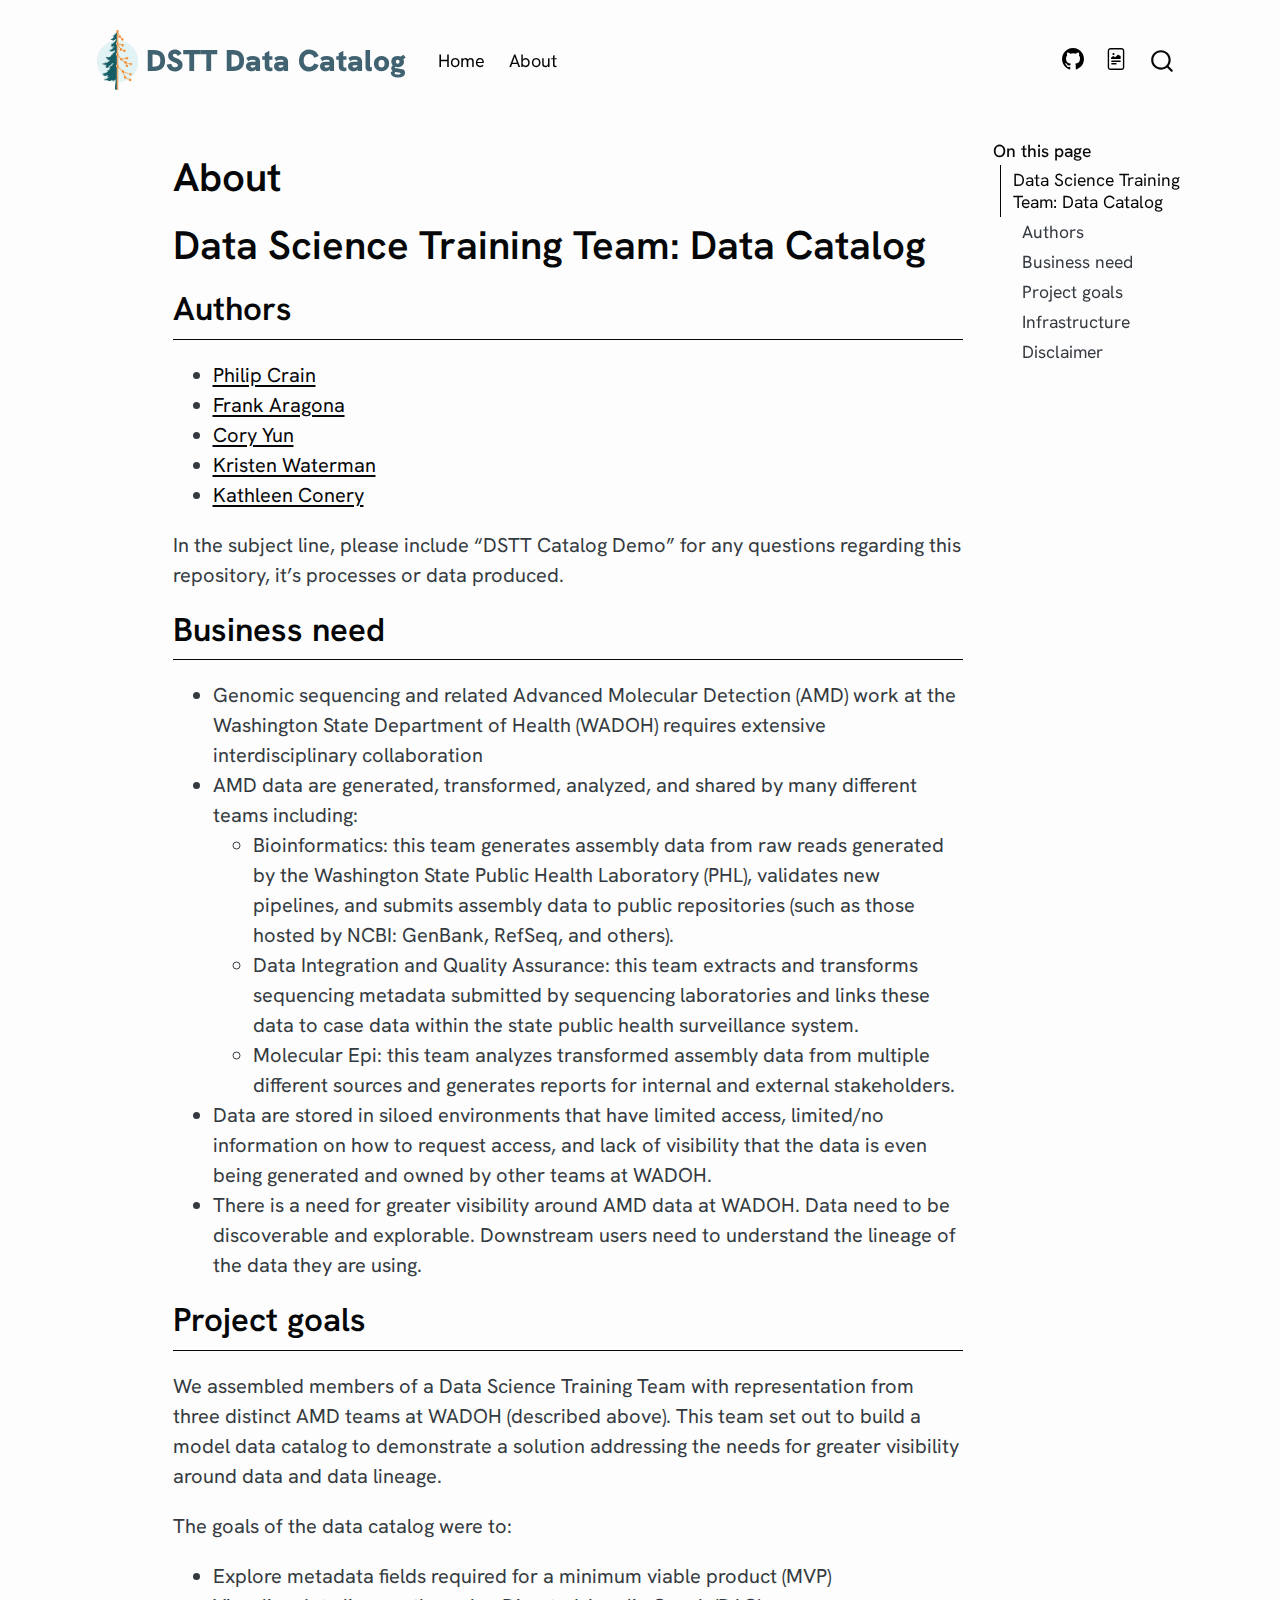
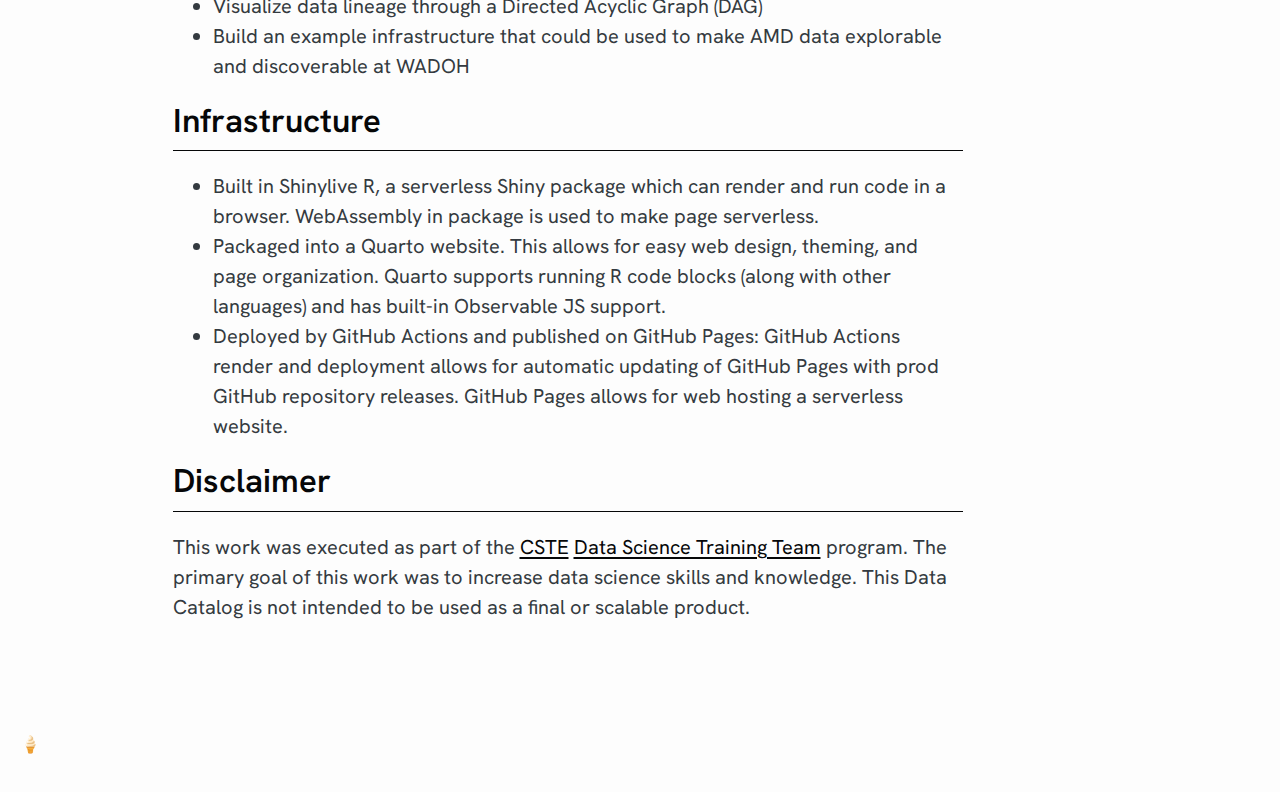
<file: about.html>
<!DOCTYPE html>
<html xmlns="http://www.w3.org/1999/xhtml" lang="en" xml:lang="en"><head>

<meta charset="utf-8">
<meta name="generator" content="quarto-1.6.39">

<meta name="viewport" content="width=device-width, initial-scale=1.0, user-scalable=yes">


<title>About – DSTT Data Catalog</title>
<style>
code{white-space: pre-wrap;}
span.smallcaps{font-variant: small-caps;}
div.columns{display: flex; gap: min(4vw, 1.5em);}
div.column{flex: auto; overflow-x: auto;}
div.hanging-indent{margin-left: 1.5em; text-indent: -1.5em;}
ul.task-list{list-style: none;}
ul.task-list li input[type="checkbox"] {
  width: 0.8em;
  margin: 0 0.8em 0.2em -1em; /* quarto-specific, see https://github.com/quarto-dev/quarto-cli/issues/4556 */ 
  vertical-align: middle;
}
</style>


<script src="site_libs/quarto-nav/quarto-nav.js"></script>
<script src="site_libs/quarto-nav/headroom.min.js"></script>
<script src="site_libs/clipboard/clipboard.min.js"></script>
<script src="site_libs/quarto-search/autocomplete.umd.js"></script>
<script src="site_libs/quarto-search/fuse.min.js"></script>
<script src="site_libs/quarto-search/quarto-search.js"></script>
<meta name="quarto:offset" content="./">
<script src="site_libs/quarto-html/quarto.js"></script>
<script src="site_libs/quarto-html/popper.min.js"></script>
<script src="site_libs/quarto-html/tippy.umd.min.js"></script>
<script src="site_libs/quarto-html/anchor.min.js"></script>
<link href="site_libs/quarto-html/tippy.css" rel="stylesheet">
<link href="site_libs/quarto-html/quarto-syntax-highlighting-ff9192afc05e137288b20e4a6f267c29.css" rel="stylesheet" id="quarto-text-highlighting-styles">
<script src="site_libs/bootstrap/bootstrap.min.js"></script>
<link href="site_libs/bootstrap/bootstrap-icons.css" rel="stylesheet">
<link href="site_libs/bootstrap/bootstrap-260b15441824d84326b9f70f4f845c19.min.css" rel="stylesheet" append-hash="true" id="quarto-bootstrap" data-mode="light">
<script id="quarto-search-options" type="application/json">{
  "location": "navbar",
  "copy-button": false,
  "collapse-after": 3,
  "panel-placement": "end",
  "type": "overlay",
  "limit": 50,
  "keyboard-shortcut": [
    "f",
    "/",
    "s"
  ],
  "show-item-context": false,
  "language": {
    "search-no-results-text": "No results",
    "search-matching-documents-text": "matching documents",
    "search-copy-link-title": "Copy link to search",
    "search-hide-matches-text": "Hide additional matches",
    "search-more-match-text": "more match in this document",
    "search-more-matches-text": "more matches in this document",
    "search-clear-button-title": "Clear",
    "search-text-placeholder": "",
    "search-detached-cancel-button-title": "Cancel",
    "search-submit-button-title": "Submit",
    "search-label": "Search"
  }
}</script>


</head>

<body class="nav-fixed">

<div id="quarto-search-results"></div>
  <header id="quarto-header" class="headroom fixed-top">
    <nav class="navbar navbar-expand-lg " data-bs-theme="dark">
      <div class="navbar-container container-fluid">
      <div class="navbar-brand-container mx-auto">
    <a href="./index.html" class="navbar-brand navbar-brand-logo">
    <img src="./assets/nwpage_tree_logo.png" alt="" class="navbar-logo">
    </a>
    <a class="navbar-brand" href="./index.html">
    <span class="navbar-title">DSTT Data Catalog</span>
    </a>
  </div>
            <div id="quarto-search" class="" title="Search"></div>
          <button class="navbar-toggler" type="button" data-bs-toggle="collapse" data-bs-target="#navbarCollapse" aria-controls="navbarCollapse" role="menu" aria-expanded="false" aria-label="Toggle navigation" onclick="if (window.quartoToggleHeadroom) { window.quartoToggleHeadroom(); }">
  <span class="navbar-toggler-icon"></span>
</button>
          <div class="collapse navbar-collapse" id="navbarCollapse">
            <ul class="navbar-nav navbar-nav-scroll me-auto">
  <li class="nav-item">
    <a class="nav-link" href="./index.html"> 
<span class="menu-text">Home</span></a>
  </li>  
  <li class="nav-item">
    <a class="nav-link active" href="./about.html" aria-current="page"> 
<span class="menu-text">About</span></a>
  </li>  
</ul>
            <ul class="navbar-nav navbar-nav-scroll ms-auto">
  <li class="nav-item compact">
    <a class="nav-link" href="https://github.com/NW-PaGe/dstt_catalog_demo/"> <i class="bi bi-github" role="img" aria-label="GitHub">
</i> 
<span class="menu-text"></span></a>
  </li>  
  <li class="nav-item compact">
    <a class="nav-link" href="https://nwpage.org/"> <i class="bi bi-file-richtext" role="img" aria-label="NW-PaGe">
</i> 
<span class="menu-text"></span></a>
  </li>  
</ul>
          </div> <!-- /navcollapse -->
            <div class="quarto-navbar-tools">
</div>
      </div> <!-- /container-fluid -->
    </nav>
</header>
<!-- content -->
<div id="quarto-content" class="quarto-container page-columns page-rows-contents page-layout-article page-navbar">
<!-- sidebar -->
<!-- margin-sidebar -->
    <div id="quarto-margin-sidebar" class="sidebar margin-sidebar">
        <nav id="TOC" role="doc-toc" class="toc-active">
    <h2 id="toc-title">On this page</h2>
   
  <ul>
  <li><a href="#data-science-training-team-data-catalog" id="toc-data-science-training-team-data-catalog" class="nav-link active" data-scroll-target="#data-science-training-team-data-catalog">Data Science Training Team: Data Catalog</a>
  <ul class="collapse">
  <li><a href="#authors" id="toc-authors" class="nav-link" data-scroll-target="#authors">Authors</a></li>
  <li><a href="#business-need" id="toc-business-need" class="nav-link" data-scroll-target="#business-need">Business need</a></li>
  <li><a href="#project-goals" id="toc-project-goals" class="nav-link" data-scroll-target="#project-goals">Project goals</a></li>
  <li><a href="#infrastructure" id="toc-infrastructure" class="nav-link" data-scroll-target="#infrastructure">Infrastructure</a></li>
  <li><a href="#disclaimer" id="toc-disclaimer" class="nav-link" data-scroll-target="#disclaimer">Disclaimer</a></li>
  </ul></li>
  </ul>
</nav>
    </div>
<!-- main -->
<main class="content" id="quarto-document-content">

<header id="title-block-header" class="quarto-title-block default">
<div class="quarto-title">
<h1 class="title">About</h1>
</div>



<div class="quarto-title-meta">

    
  
    
  </div>
  


</header>


<section id="data-science-training-team-data-catalog" class="level1">
<h1>Data Science Training Team: Data Catalog</h1>
<section id="authors" class="level2">
<h2 class="anchored" data-anchor-id="authors">Authors</h2>
<ul>
<li><a href="mailto:philip.crain@doh.wa.gov?subject=%5BDSTT%20Catalog%20Demo%5D">Philip Crain</a></li>
<li><a href="mailto:frank.aragona@doh.wa.gov?subject=%5BDSTT%20Catalog%20Demo%5D">Frank Aragona</a></li>
<li><a href="mailto:cory.yun@doh.wa.gov?subject=%5BDSTT%20Catalog%20Demo%5D">Cory Yun</a></li>
<li><a href="mailto:kristen.waterman@doh.wa.gov?subject=%5BDSTT%20Catalog%20Demo%5D">Kristen Waterman</a></li>
<li><a href="mailto:kathleen.conery@doh.wa.gov?subject=%5BDSTT%20Catalog%20Demo%5D">Kathleen Conery</a></li>
</ul>
<p>In the subject line, please include “DSTT Catalog Demo” for any questions regarding this repository, it’s processes or data produced.</p>
</section>
<section id="business-need" class="level2">
<h2 class="anchored" data-anchor-id="business-need">Business need</h2>
<ul>
<li>Genomic sequencing and related Advanced Molecular Detection (AMD) work at the Washington State Department of Health (WADOH) requires extensive interdisciplinary collaboration</li>
<li>AMD data are generated, transformed, analyzed, and shared by many different teams including:
<ul>
<li>Bioinformatics: this team generates assembly data from raw reads generated by the Washington State Public Health Laboratory (PHL), validates new pipelines, and submits assembly data to public repositories (such as those hosted by NCBI: GenBank, RefSeq, and others).</li>
<li>Data Integration and Quality Assurance: this team extracts and transforms sequencing metadata submitted by sequencing laboratories and links these data to case data within the state public health surveillance system.</li>
<li>Molecular Epi: this team analyzes transformed assembly data from multiple different sources and generates reports for internal and external stakeholders.</li>
</ul></li>
<li>Data are stored in siloed environments that have limited access, limited/no information on how to request access, and lack of visibility that the data is even being generated and owned by other teams at WADOH.</li>
<li>There is a need for greater visibility around AMD data at WADOH. Data need to be discoverable and explorable. Downstream users need to understand the lineage of the data they are using.</li>
</ul>
</section>
<section id="project-goals" class="level2">
<h2 class="anchored" data-anchor-id="project-goals">Project goals</h2>
<p>We assembled members of a Data Science Training Team with representation from three distinct AMD teams at WADOH (described above). This team set out to build a model data catalog to demonstrate a solution addressing the needs for greater visibility around data and data lineage.</p>
<p>The goals of the data catalog were to:</p>
<ul>
<li>Explore metadata fields required for a minimum viable product (MVP)</li>
<li>Visualize data lineage through a Directed Acyclic Graph (DAG)</li>
<li>Build an example infrastructure that could be used to make AMD data explorable and discoverable at WADOH</li>
</ul>
</section>
<section id="infrastructure" class="level2">
<h2 class="anchored" data-anchor-id="infrastructure">Infrastructure</h2>
<ul>
<li>Built in Shinylive R, a serverless Shiny package which can render and run code in a browser. WebAssembly in package is used to make page serverless.</li>
<li>Packaged into a Quarto website. This allows for easy web design, theming, and page organization. Quarto supports running R code blocks (along with other languages) and has built-in Observable JS support.</li>
<li>Deployed by GitHub Actions and published on GitHub Pages: GitHub Actions render and deployment allows for automatic updating of GitHub Pages with prod GitHub repository releases. GitHub Pages allows for web hosting a serverless website.</li>
</ul>
</section>
<section id="disclaimer" class="level2">
<h2 class="anchored" data-anchor-id="disclaimer">Disclaimer</h2>
<p>This work was executed as part of the <a href="https://www.cste.org/">CSTE</a> <a href="https://www.cste.org/page/dstt-webpage">Data Science Training Team</a> program. The primary goal of this work was to increase data science skills and knowledge. This Data Catalog is not intended to be used as a final or scalable product.</p>


</section>
</section>

</main> <!-- /main -->
<script id="quarto-html-after-body" type="application/javascript">
window.document.addEventListener("DOMContentLoaded", function (event) {
  const toggleBodyColorMode = (bsSheetEl) => {
    const mode = bsSheetEl.getAttribute("data-mode");
    const bodyEl = window.document.querySelector("body");
    if (mode === "dark") {
      bodyEl.classList.add("quarto-dark");
      bodyEl.classList.remove("quarto-light");
    } else {
      bodyEl.classList.add("quarto-light");
      bodyEl.classList.remove("quarto-dark");
    }
  }
  const toggleBodyColorPrimary = () => {
    const bsSheetEl = window.document.querySelector("link#quarto-bootstrap");
    if (bsSheetEl) {
      toggleBodyColorMode(bsSheetEl);
    }
  }
  toggleBodyColorPrimary();  
  const icon = "";
  const anchorJS = new window.AnchorJS();
  anchorJS.options = {
    placement: 'right',
    icon: icon
  };
  anchorJS.add('.anchored');
  const isCodeAnnotation = (el) => {
    for (const clz of el.classList) {
      if (clz.startsWith('code-annotation-')) {                     
        return true;
      }
    }
    return false;
  }
  const onCopySuccess = function(e) {
    // button target
    const button = e.trigger;
    // don't keep focus
    button.blur();
    // flash "checked"
    button.classList.add('code-copy-button-checked');
    var currentTitle = button.getAttribute("title");
    button.setAttribute("title", "Copied!");
    let tooltip;
    if (window.bootstrap) {
      button.setAttribute("data-bs-toggle", "tooltip");
      button.setAttribute("data-bs-placement", "left");
      button.setAttribute("data-bs-title", "Copied!");
      tooltip = new bootstrap.Tooltip(button, 
        { trigger: "manual", 
          customClass: "code-copy-button-tooltip",
          offset: [0, -8]});
      tooltip.show();    
    }
    setTimeout(function() {
      if (tooltip) {
        tooltip.hide();
        button.removeAttribute("data-bs-title");
        button.removeAttribute("data-bs-toggle");
        button.removeAttribute("data-bs-placement");
      }
      button.setAttribute("title", currentTitle);
      button.classList.remove('code-copy-button-checked');
    }, 1000);
    // clear code selection
    e.clearSelection();
  }
  const getTextToCopy = function(trigger) {
      const codeEl = trigger.previousElementSibling.cloneNode(true);
      for (const childEl of codeEl.children) {
        if (isCodeAnnotation(childEl)) {
          childEl.remove();
        }
      }
      return codeEl.innerText;
  }
  const clipboard = new window.ClipboardJS('.code-copy-button:not([data-in-quarto-modal])', {
    text: getTextToCopy
  });
  clipboard.on('success', onCopySuccess);
  if (window.document.getElementById('quarto-embedded-source-code-modal')) {
    const clipboardModal = new window.ClipboardJS('.code-copy-button[data-in-quarto-modal]', {
      text: getTextToCopy,
      container: window.document.getElementById('quarto-embedded-source-code-modal')
    });
    clipboardModal.on('success', onCopySuccess);
  }
    var localhostRegex = new RegExp(/^(?:http|https):\/\/localhost\:?[0-9]*\//);
    var mailtoRegex = new RegExp(/^mailto:/);
      var filterRegex = new RegExp("https:\/\/NW-PaGe\.github\.io\/dstt_catalog_demo\/");
    var isInternal = (href) => {
        return filterRegex.test(href) || localhostRegex.test(href) || mailtoRegex.test(href);
    }
    // Inspect non-navigation links and adorn them if external
 	var links = window.document.querySelectorAll('a[href]:not(.nav-link):not(.navbar-brand):not(.toc-action):not(.sidebar-link):not(.sidebar-item-toggle):not(.pagination-link):not(.no-external):not([aria-hidden]):not(.dropdown-item):not(.quarto-navigation-tool):not(.about-link)');
    for (var i=0; i<links.length; i++) {
      const link = links[i];
      if (!isInternal(link.href)) {
        // undo the damage that might have been done by quarto-nav.js in the case of
        // links that we want to consider external
        if (link.dataset.originalHref !== undefined) {
          link.href = link.dataset.originalHref;
        }
      }
    }
  function tippyHover(el, contentFn, onTriggerFn, onUntriggerFn) {
    const config = {
      allowHTML: true,
      maxWidth: 500,
      delay: 100,
      arrow: false,
      appendTo: function(el) {
          return el.parentElement;
      },
      interactive: true,
      interactiveBorder: 10,
      theme: 'quarto',
      placement: 'bottom-start',
    };
    if (contentFn) {
      config.content = contentFn;
    }
    if (onTriggerFn) {
      config.onTrigger = onTriggerFn;
    }
    if (onUntriggerFn) {
      config.onUntrigger = onUntriggerFn;
    }
    window.tippy(el, config); 
  }
  const noterefs = window.document.querySelectorAll('a[role="doc-noteref"]');
  for (var i=0; i<noterefs.length; i++) {
    const ref = noterefs[i];
    tippyHover(ref, function() {
      // use id or data attribute instead here
      let href = ref.getAttribute('data-footnote-href') || ref.getAttribute('href');
      try { href = new URL(href).hash; } catch {}
      const id = href.replace(/^#\/?/, "");
      const note = window.document.getElementById(id);
      if (note) {
        return note.innerHTML;
      } else {
        return "";
      }
    });
  }
  const xrefs = window.document.querySelectorAll('a.quarto-xref');
  const processXRef = (id, note) => {
    // Strip column container classes
    const stripColumnClz = (el) => {
      el.classList.remove("page-full", "page-columns");
      if (el.children) {
        for (const child of el.children) {
          stripColumnClz(child);
        }
      }
    }
    stripColumnClz(note)
    if (id === null || id.startsWith('sec-')) {
      // Special case sections, only their first couple elements
      const container = document.createElement("div");
      if (note.children && note.children.length > 2) {
        container.appendChild(note.children[0].cloneNode(true));
        for (let i = 1; i < note.children.length; i++) {
          const child = note.children[i];
          if (child.tagName === "P" && child.innerText === "") {
            continue;
          } else {
            container.appendChild(child.cloneNode(true));
            break;
          }
        }
        if (window.Quarto?.typesetMath) {
          window.Quarto.typesetMath(container);
        }
        return container.innerHTML
      } else {
        if (window.Quarto?.typesetMath) {
          window.Quarto.typesetMath(note);
        }
        return note.innerHTML;
      }
    } else {
      // Remove any anchor links if they are present
      const anchorLink = note.querySelector('a.anchorjs-link');
      if (anchorLink) {
        anchorLink.remove();
      }
      if (window.Quarto?.typesetMath) {
        window.Quarto.typesetMath(note);
      }
      if (note.classList.contains("callout")) {
        return note.outerHTML;
      } else {
        return note.innerHTML;
      }
    }
  }
  for (var i=0; i<xrefs.length; i++) {
    const xref = xrefs[i];
    tippyHover(xref, undefined, function(instance) {
      instance.disable();
      let url = xref.getAttribute('href');
      let hash = undefined; 
      if (url.startsWith('#')) {
        hash = url;
      } else {
        try { hash = new URL(url).hash; } catch {}
      }
      if (hash) {
        const id = hash.replace(/^#\/?/, "");
        const note = window.document.getElementById(id);
        if (note !== null) {
          try {
            const html = processXRef(id, note.cloneNode(true));
            instance.setContent(html);
          } finally {
            instance.enable();
            instance.show();
          }
        } else {
          // See if we can fetch this
          fetch(url.split('#')[0])
          .then(res => res.text())
          .then(html => {
            const parser = new DOMParser();
            const htmlDoc = parser.parseFromString(html, "text/html");
            const note = htmlDoc.getElementById(id);
            if (note !== null) {
              const html = processXRef(id, note);
              instance.setContent(html);
            } 
          }).finally(() => {
            instance.enable();
            instance.show();
          });
        }
      } else {
        // See if we can fetch a full url (with no hash to target)
        // This is a special case and we should probably do some content thinning / targeting
        fetch(url)
        .then(res => res.text())
        .then(html => {
          const parser = new DOMParser();
          const htmlDoc = parser.parseFromString(html, "text/html");
          const note = htmlDoc.querySelector('main.content');
          if (note !== null) {
            // This should only happen for chapter cross references
            // (since there is no id in the URL)
            // remove the first header
            if (note.children.length > 0 && note.children[0].tagName === "HEADER") {
              note.children[0].remove();
            }
            const html = processXRef(null, note);
            instance.setContent(html);
          } 
        }).finally(() => {
          instance.enable();
          instance.show();
        });
      }
    }, function(instance) {
    });
  }
      let selectedAnnoteEl;
      const selectorForAnnotation = ( cell, annotation) => {
        let cellAttr = 'data-code-cell="' + cell + '"';
        let lineAttr = 'data-code-annotation="' +  annotation + '"';
        const selector = 'span[' + cellAttr + '][' + lineAttr + ']';
        return selector;
      }
      const selectCodeLines = (annoteEl) => {
        const doc = window.document;
        const targetCell = annoteEl.getAttribute("data-target-cell");
        const targetAnnotation = annoteEl.getAttribute("data-target-annotation");
        const annoteSpan = window.document.querySelector(selectorForAnnotation(targetCell, targetAnnotation));
        const lines = annoteSpan.getAttribute("data-code-lines").split(",");
        const lineIds = lines.map((line) => {
          return targetCell + "-" + line;
        })
        let top = null;
        let height = null;
        let parent = null;
        if (lineIds.length > 0) {
            //compute the position of the single el (top and bottom and make a div)
            const el = window.document.getElementById(lineIds[0]);
            top = el.offsetTop;
            height = el.offsetHeight;
            parent = el.parentElement.parentElement;
          if (lineIds.length > 1) {
            const lastEl = window.document.getElementById(lineIds[lineIds.length - 1]);
            const bottom = lastEl.offsetTop + lastEl.offsetHeight;
            height = bottom - top;
          }
          if (top !== null && height !== null && parent !== null) {
            // cook up a div (if necessary) and position it 
            let div = window.document.getElementById("code-annotation-line-highlight");
            if (div === null) {
              div = window.document.createElement("div");
              div.setAttribute("id", "code-annotation-line-highlight");
              div.style.position = 'absolute';
              parent.appendChild(div);
            }
            div.style.top = top - 2 + "px";
            div.style.height = height + 4 + "px";
            div.style.left = 0;
            let gutterDiv = window.document.getElementById("code-annotation-line-highlight-gutter");
            if (gutterDiv === null) {
              gutterDiv = window.document.createElement("div");
              gutterDiv.setAttribute("id", "code-annotation-line-highlight-gutter");
              gutterDiv.style.position = 'absolute';
              const codeCell = window.document.getElementById(targetCell);
              const gutter = codeCell.querySelector('.code-annotation-gutter');
              gutter.appendChild(gutterDiv);
            }
            gutterDiv.style.top = top - 2 + "px";
            gutterDiv.style.height = height + 4 + "px";
          }
          selectedAnnoteEl = annoteEl;
        }
      };
      const unselectCodeLines = () => {
        const elementsIds = ["code-annotation-line-highlight", "code-annotation-line-highlight-gutter"];
        elementsIds.forEach((elId) => {
          const div = window.document.getElementById(elId);
          if (div) {
            div.remove();
          }
        });
        selectedAnnoteEl = undefined;
      };
        // Handle positioning of the toggle
    window.addEventListener(
      "resize",
      throttle(() => {
        elRect = undefined;
        if (selectedAnnoteEl) {
          selectCodeLines(selectedAnnoteEl);
        }
      }, 10)
    );
    function throttle(fn, ms) {
    let throttle = false;
    let timer;
      return (...args) => {
        if(!throttle) { // first call gets through
            fn.apply(this, args);
            throttle = true;
        } else { // all the others get throttled
            if(timer) clearTimeout(timer); // cancel #2
            timer = setTimeout(() => {
              fn.apply(this, args);
              timer = throttle = false;
            }, ms);
        }
      };
    }
      // Attach click handler to the DT
      const annoteDls = window.document.querySelectorAll('dt[data-target-cell]');
      for (const annoteDlNode of annoteDls) {
        annoteDlNode.addEventListener('click', (event) => {
          const clickedEl = event.target;
          if (clickedEl !== selectedAnnoteEl) {
            unselectCodeLines();
            const activeEl = window.document.querySelector('dt[data-target-cell].code-annotation-active');
            if (activeEl) {
              activeEl.classList.remove('code-annotation-active');
            }
            selectCodeLines(clickedEl);
            clickedEl.classList.add('code-annotation-active');
          } else {
            // Unselect the line
            unselectCodeLines();
            clickedEl.classList.remove('code-annotation-active');
          }
        });
      }
  const findCites = (el) => {
    const parentEl = el.parentElement;
    if (parentEl) {
      const cites = parentEl.dataset.cites;
      if (cites) {
        return {
          el,
          cites: cites.split(' ')
        };
      } else {
        return findCites(el.parentElement)
      }
    } else {
      return undefined;
    }
  };
  var bibliorefs = window.document.querySelectorAll('a[role="doc-biblioref"]');
  for (var i=0; i<bibliorefs.length; i++) {
    const ref = bibliorefs[i];
    const citeInfo = findCites(ref);
    if (citeInfo) {
      tippyHover(citeInfo.el, function() {
        var popup = window.document.createElement('div');
        citeInfo.cites.forEach(function(cite) {
          var citeDiv = window.document.createElement('div');
          citeDiv.classList.add('hanging-indent');
          citeDiv.classList.add('csl-entry');
          var biblioDiv = window.document.getElementById('ref-' + cite);
          if (biblioDiv) {
            citeDiv.innerHTML = biblioDiv.innerHTML;
          }
          popup.appendChild(citeDiv);
        });
        return popup.innerHTML;
      });
    }
  }
});
</script>
</div> <!-- /content -->
<footer class="footer">
  <div class="nav-footer">
    <div class="nav-footer-left">
<p>🍦</p>
</div>   
    <div class="nav-footer-center">
      &nbsp;
    </div>
    <div class="nav-footer-right">
      &nbsp;
    </div>
  </div>
</footer>




</body></html>
</file>
<file: site_libs/quarto-html/tippy.css>
.tippy-box[data-animation=fade][data-state=hidden]{opacity:0}[data-tippy-root]{max-width:calc(100vw - 10px)}.tippy-box{position:relative;background-color:#333;color:#fff;border-radius:4px;font-size:14px;line-height:1.4;white-space:normal;outline:0;transition-property:transform,visibility,opacity}.tippy-box[data-placement^=top]>.tippy-arrow{bottom:0}.tippy-box[data-placement^=top]>.tippy-arrow:before{bottom:-7px;left:0;border-width:8px 8px 0;border-top-color:initial;transform-origin:center top}.tippy-box[data-placement^=bottom]>.tippy-arrow{top:0}.tippy-box[data-placement^=bottom]>.tippy-arrow:before{top:-7px;left:0;border-width:0 8px 8px;border-bottom-color:initial;transform-origin:center bottom}.tippy-box[data-placement^=left]>.tippy-arrow{right:0}.tippy-box[data-placement^=left]>.tippy-arrow:before{border-width:8px 0 8px 8px;border-left-color:initial;right:-7px;transform-origin:center left}.tippy-box[data-placement^=right]>.tippy-arrow{left:0}.tippy-box[data-placement^=right]>.tippy-arrow:before{left:-7px;border-width:8px 8px 8px 0;border-right-color:initial;transform-origin:center right}.tippy-box[data-inertia][data-state=visible]{transition-timing-function:cubic-bezier(.54,1.5,.38,1.11)}.tippy-arrow{width:16px;height:16px;color:#333}.tippy-arrow:before{content:"";position:absolute;border-color:transparent;border-style:solid}.tippy-content{position:relative;padding:5px 9px;z-index:1}
</file>
<file: site_libs/quarto-html/quarto-syntax-highlighting-ff9192afc05e137288b20e4a6f267c29.css>
/* quarto syntax highlight colors */
:root {
  --quarto-hl-kw-color: #000000;
  --quarto-hl-fu-color: #644a9b;
  --quarto-hl-va-color: #0057ae;
  --quarto-hl-cf-color: #000000;
  --quarto-hl-op-color: #000000;
  --quarto-hl-bu-color: #644a9b;
  --quarto-hl-ex-color: #0095ff;
  --quarto-hl-pp-color: #006e28;
  --quarto-hl-at-color: #0057ae;
  --quarto-hl-ch-color: #924c9d;
  --quarto-hl-sc-color: #ff5500;
  --quarto-hl-st-color: #bf0303;
  --quarto-hl-vs-color: #bf0303;
  --quarto-hl-ss-color: #ff5500;
  --quarto-hl-im-color: #644a9b;
  --quarto-hl-dt-color: #0057ae;
  --quarto-hl-dv-color: #b08000;
  --quarto-hl-bn-color: #b08000;
  --quarto-hl-fl-color: #b08000;
  --quarto-hl-cn-color: #aa5500;
  --quarto-hl-co-color: #898887;
  --quarto-hl-do-color: #607880;
  --quarto-hl-an-color: #ca60ca;
  --quarto-hl-cv-color: #0095ff;
  --quarto-hl-re-color: #0057ae;
  --quarto-hl-in-color: #b08000;
  --quarto-hl-wa-color: #bf0303;
  --quarto-hl-al-color: #bf0303;
  --quarto-hl-er-color: #bf0303;
}

/* other quarto variables */
:root {
  --quarto-font-monospace: SFMono-Regular, Menlo, Monaco, Consolas, "Liberation Mono", "Courier New", monospace;
}

pre > code.sourceCode > span {
  color: #000000;
  font-style: inherit;
}

code span {
  color: #000000;
  font-style: inherit;
}

code.sourceCode > span {
  color: #000000;
  font-style: inherit;
}

div.sourceCode,
div.sourceCode pre.sourceCode {
  color: #000000;
  font-style: inherit;
}

code span.kw {
  color: #000000;
  font-weight: bold;
}

code span.fu {
  color: #644a9b;
}

code span.va {
  color: #0057ae;
}

code span.cf {
  color: #000000;
  font-weight: bold;
}

code span.op {
  color: #000000;
}

code span.bu {
  color: #644a9b;
}

code span.ex {
  color: #0095ff;
  font-weight: bold;
}

code span.pp {
  color: #006e28;
}

code span.at {
  color: #0057ae;
}

code span.ch {
  color: #924c9d;
}

code span.sc {
  color: #ff5500;
}

code span.st {
  color: #bf0303;
}

code span.vs {
  color: #bf0303;
}

code span.ss {
  color: #ff5500;
}

code span.im {
  color: #644a9b;
}

code span.dt {
  color: #0057ae;
}

code span.dv {
  color: #b08000;
}

code span.bn {
  color: #b08000;
}

code span.fl {
  color: #b08000;
}

code span.cn {
  color: #aa5500;
}

code span.co {
  color: #898887;
}

code span.do {
  color: #607880;
}

code span.an {
  color: #ca60ca;
}

code span.cv {
  color: #0095ff;
}

code span.re {
  color: #0057ae;
  background-color: #e0e9f8;
}

code span.in {
  color: #b08000;
}

code span.wa {
  color: #bf0303;
}

code span.al {
  color: #bf0303;
  background-color: #f7e6e6;
  font-weight: bold;
}

code span.er {
  color: #bf0303;
  text-decoration: underline;
}

.prevent-inlining {
  content: "</";
}

/*# sourceMappingURL=d7bd8968b54d63ae5459a817617a8c7c.css.map */
</file>
